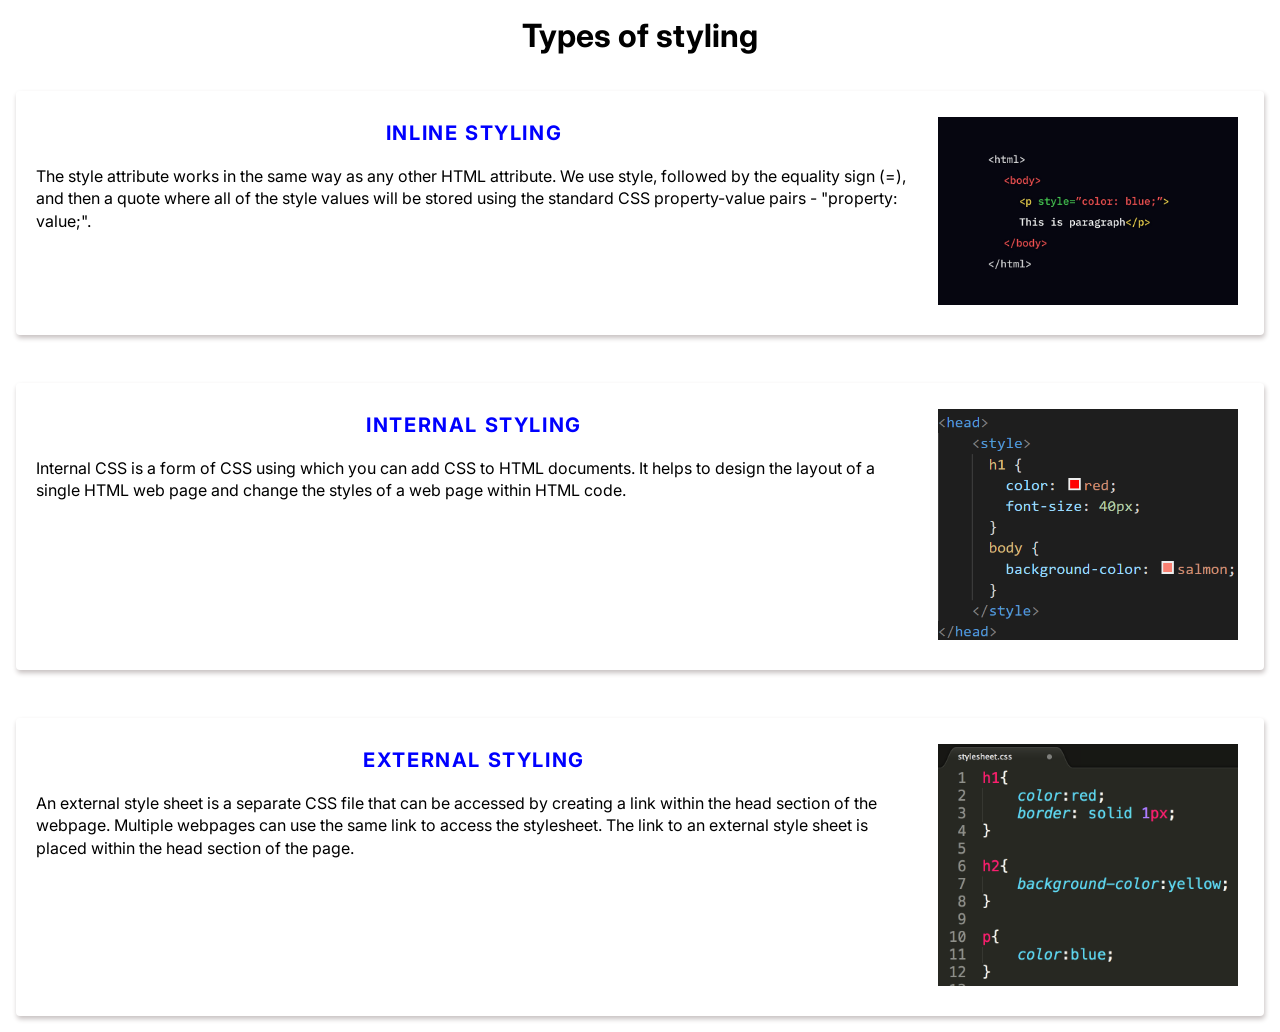
<file: Assignment-1/index.html>
<!DOCTYPE html>
<html lang="en">
<head>
    <meta charset="UTF-8">
    <meta name="viewport" content="width=device-width, initial-scale=1.0">
    <title>Basics of css</title>
    <link rel="stylesheet" href="./index.css">
    <link href="https://fonts.googleapis.com/css2?family=Inter:ital,opsz,wght@0,14..32,100..900;1,14..32,100..900&display=swap" rel="stylesheet">
    <style>
        .internalStylingDiv{
            padding: 10px;
            box-shadow: 1px 3px 5px rgb(199, 193, 193);
            border-radius: 4px;
            display: flex;
            margin: 1rem;
        }
        .heading{
            text-transform: uppercase;
            font-size: 20px;
            color: blue;
            text-align: center;
            letter-spacing: 0.1rem;
            padding: 20px;
            user-select: none;
        }
        .description{
            padding: 0px 10px;
            line-height: 1.4;
        }
        .internalStylingDiv img{
            width: 300px;
            height: auto;
            margin: 1rem;
        }
    </style>
</head>

<body>
    <h1 style="text-align: center;margin-top: 1rem;">Types of styling</h1>
    <main>
        <div class="inlineStyleDiv" style="padding: 10px;box-shadow: 1px 3px 5px rgb(199, 193, 193);border-radius: 4px;display: flex;margin: 1rem;">
            <div>
                <h1 style="text-align: center;text-transform: uppercase;font-size: 20px;padding: 20px;color: blue;user-select: none;letter-spacing: 0.1rem;">Inline Styling</h1>
                <p style="padding: 0px 10px;padding-bottom: 1rem;line-height: 1.4;">The style attribute works in the same way as any
                    other HTML attribute. We use style, followed by the
                    equality sign (=), and then a quote where all of the 
                    style values will be stored using the standard CSS property-value pairs - "property: value;".</p>
            </div>
            <div>
                <img src="./inline.jpg" alt="Inline Styling Example" style="width: 300px;height: auto;margin: 1rem;">
            </div>
        </div>
        <div class="internalStylingDiv">
            <div>
                <h1 class="heading">Internal Styling</h1>
                <p class="description">Internal CSS is a form of CSS using which you can add CSS to HTML documents. It helps to design the layout of a single HTML web page and change the styles of a web page within HTML code.</p>
            </div>
            <div>
                <img src="./internal.png" alt="Inline Styling Example">
            </div>
        </div>
        <div class="externalStyleDiv">
            <div>
                <h1 class="heading">External Styling</h1>
                <p class="description">An external style sheet is a separate CSS file that can be accessed by creating a link within the head section of the webpage. Multiple webpages can use the same link to access the stylesheet. The link to an external style sheet is placed within the head section of the page.</p>
            </div>
            <div>
                <img src="./external.png" alt="Inline Styling Example">
            </div>
        </div>
    </main>
</body>
</html>
</file>
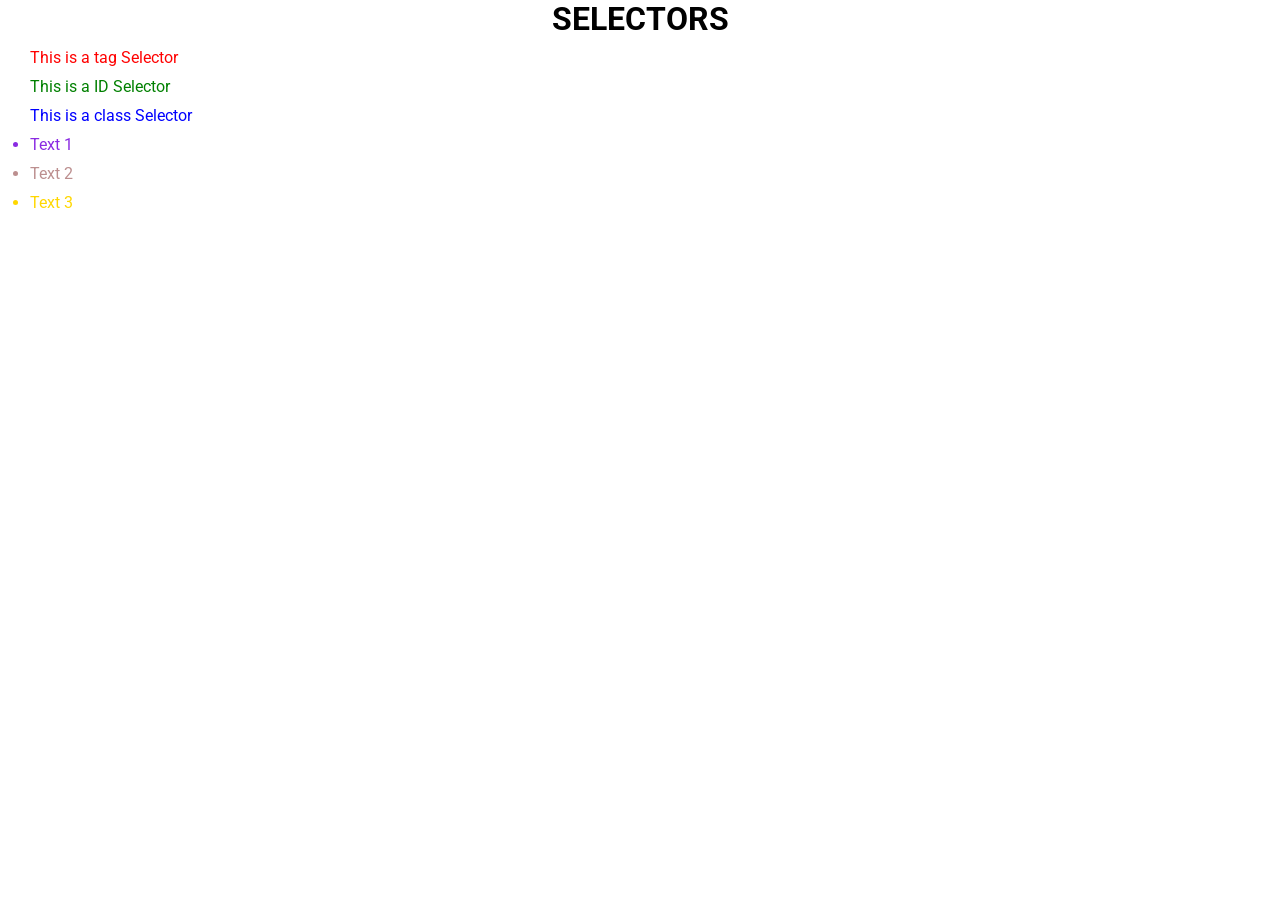
<file: Assignment-2/index.html>
<!DOCTYPE html>
<html lang="en">
<head>
    <meta charset="UTF-8">
    <meta name="viewport" content="width=device-width, initial-scale=1.0">
    <title>Selectors</title>
    <link href="https://fonts.googleapis.com/css2?family=Roboto:ital,wght@0,100..900;1,100..900&display=swap" rel="stylesheet">

</head>
<style>
    *{
        margin: 0px;
        padding: 0px;
        box-sizing: border-box;
    }
    body{
        font-family: 'roboto';
    }
    h1{
        text-align: center;
        text-transform: uppercase;
    }
    p{
        color: red;
        margin: 10px 30px;
    }
    #idSelector{
        color: green;
    }
    .classSelector{
        color: blue;
    }
    ul{
        margin-left: 30px;
    }
    ul li{
        margin: 10px 0px;
        cursor: pointer;
    }
    ul li:nth-child(1){
        color: blueviolet;
    }
    ul li:nth-child(2){
        color: rosybrown;
    }  
    ul li:nth-child(3){
        color: gold;
    }
    ul li:hover{
        text-decoration: underline;

    }

</style>
<body>
    <h1>Selectors</h1>
    <p>This is a tag Selector</p>
    <p id="idSelector">This is a ID Selector</p>
    <p class="classSelector">This is a class Selector</p>
    <ul>
        <li>Text 1</li>
        <li>Text 2</li>
        <li>Text 3</li>
    </ul>
</body>
</html>
</file>
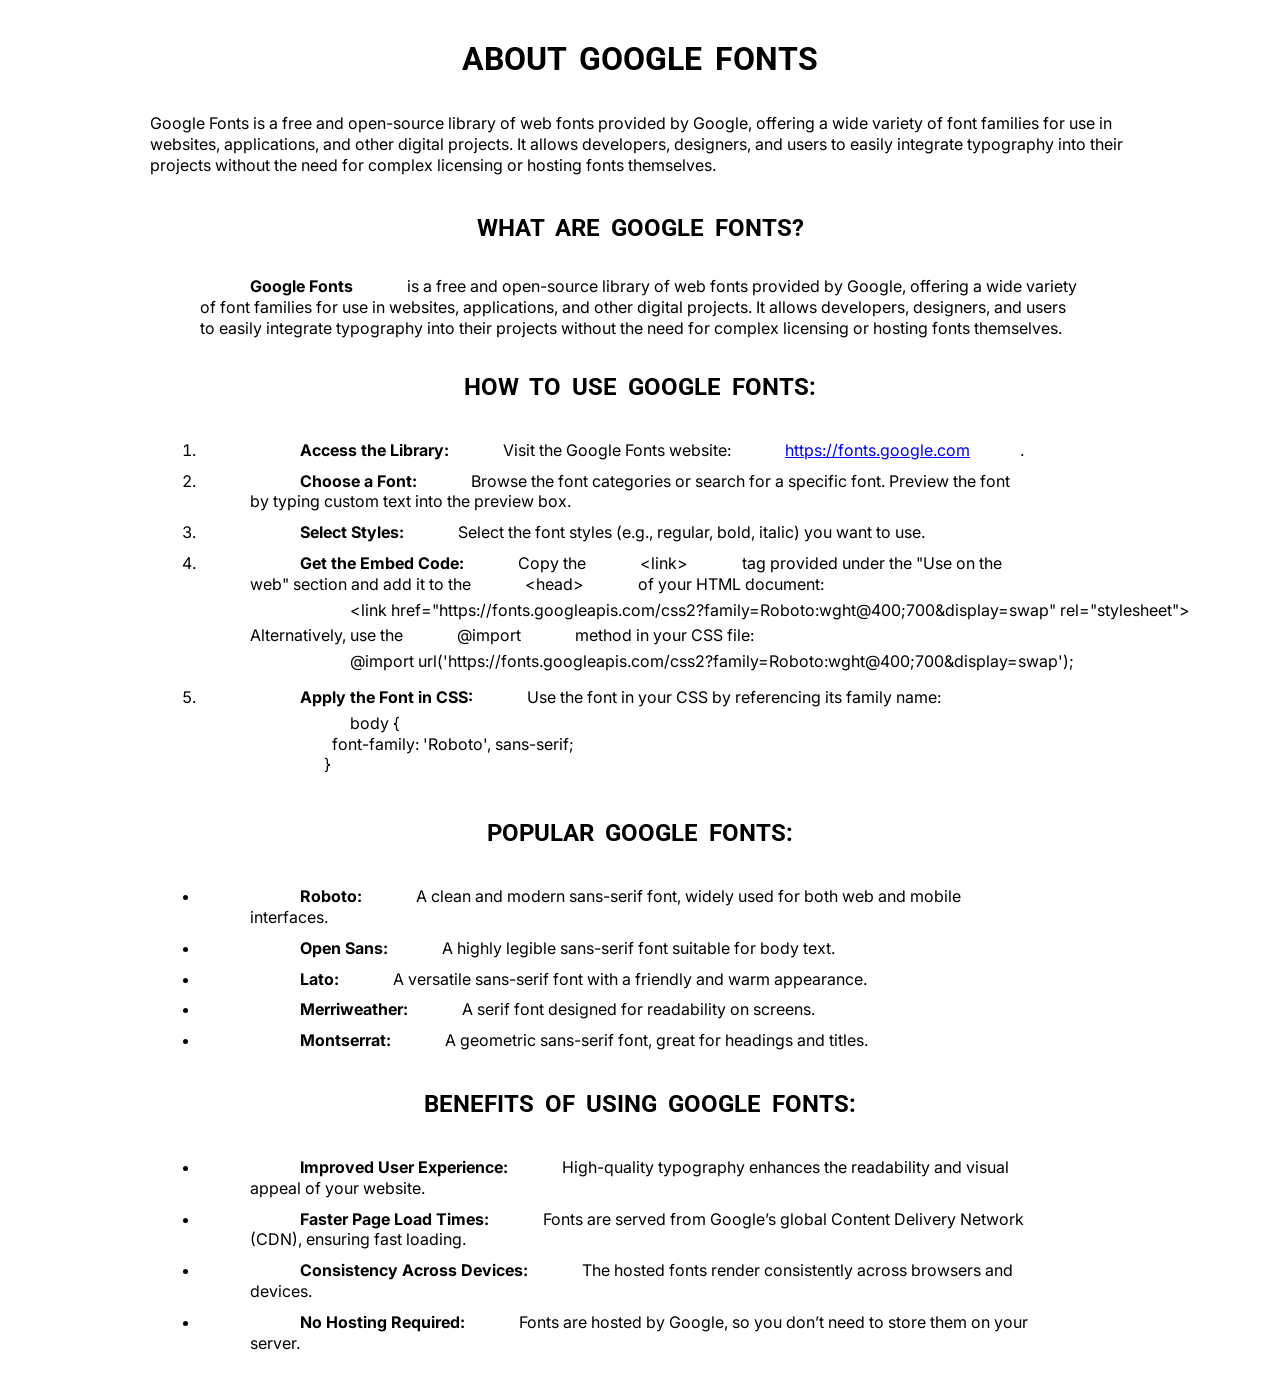
<file: Assignment-3/index.html>
<!DOCTYPE html>
<html lang="en">
<head>
    <meta charset="UTF-8">
    <meta name="viewport" content="width=device-width, initial-scale=1.0">
    <link href="https://fonts.googleapis.com/css2?family=Inter:ital,opsz,wght@0,14..32,100..900;1,14..32,100..900&family=Playwrite+VN:wght@100..400&display=swap" rel="stylesheet">
    <link href="https://fonts.googleapis.com/css2?family=Playwrite+IN:wght@100..400&display=swap" rel="stylesheet">
    <link href="https://fonts.googleapis.com/css2?family=Roboto:ital,wght@0,100..900;1,100..900&display=swap" rel="stylesheet">
    <link rel="stylesheet" href="./index.css">
    <title>Text-Font</title>
</head>
<body>
    <h1>About Google Fonts</h1>
    <p>Google Fonts is a free and open-source library of web fonts provided by Google, offering a wide variety of font families for use in websites, applications, and other digital projects. It allows developers, designers, and users to easily integrate typography into their projects without the need for complex licensing or hosting fonts themselves.</p>
    <section>
        <h1>What Are Google Fonts?</h1>
        <p><strong>Google Fonts</strong> is a free and open-source library of web fonts provided by Google, offering a wide variety of font families for use in websites, applications, and other digital projects. It allows developers, designers, and users to easily integrate typography into their projects without the need for complex licensing or hosting fonts themselves.</p>
      
        <h2>How to Use Google Fonts:</h2>
        <ol>
          <li><strong>Access the Library:</strong> Visit the Google Fonts website: <a href="https://fonts.google.com" target="_blank">https://fonts.google.com</a>.</li>
          <li><strong>Choose a Font:</strong> Browse the font categories or search for a specific font. Preview the font by typing custom text into the preview box.</li>
          <li><strong>Select Styles:</strong> Select the font styles (e.g., regular, bold, italic) you want to use.</li>
          <li><strong>Get the Embed Code:</strong> Copy the <code>&lt;link&gt;</code> tag provided under the "Use on the web" section and add it to the <code>&lt;head&gt;</code> of your HTML document:
            <pre><code>&lt;link href="https://fonts.googleapis.com/css2?family=Roboto:wght@400;700&amp;display=swap" rel="stylesheet"&gt;</code></pre>
            Alternatively, use the <code>@import</code> method in your CSS file:
            <pre><code>@import url('https://fonts.googleapis.com/css2?family=Roboto:wght@400;700&amp;display=swap');</code></pre>
          </li>
          <li><strong>Apply the Font in CSS:</strong> Use the font in your CSS by referencing its family name:
            <pre><code>body {
        font-family: 'Roboto', sans-serif;
      }</code></pre>
          </li>
        </ol>
      
        <h2>Popular Google Fonts:</h2>
        <ul>
          <li><strong>Roboto:</strong> A clean and modern sans-serif font, widely used for both web and mobile interfaces.</li>
          <li><strong>Open Sans:</strong> A highly legible sans-serif font suitable for body text.</li>
          <li><strong>Lato:</strong> A versatile sans-serif font with a friendly and warm appearance.</li>
          <li><strong>Merriweather:</strong> A serif font designed for readability on screens.</li>
          <li><strong>Montserrat:</strong> A geometric sans-serif font, great for headings and titles.</li>
        </ul>
      
        <h2>Benefits of Using Google Fonts:</h2>
        <ul>
          <li><strong>Improved User Experience:</strong> High-quality typography enhances the readability and visual appeal of your website.</li>
          <li><strong>Faster Page Load Times:</strong> Fonts are served from Google’s global Content Delivery Network (CDN), ensuring fast loading.</li>
          <li><strong>Consistency Across Devices:</strong> The hosted fonts render consistently across browsers and devices.</li>
          <li><strong>No Hosting Required:</strong> Fonts are hosted by Google, so you don’t need to store them on your server.</li>
        </ul>
      
      </section>
      
</body>
</html>
</file>
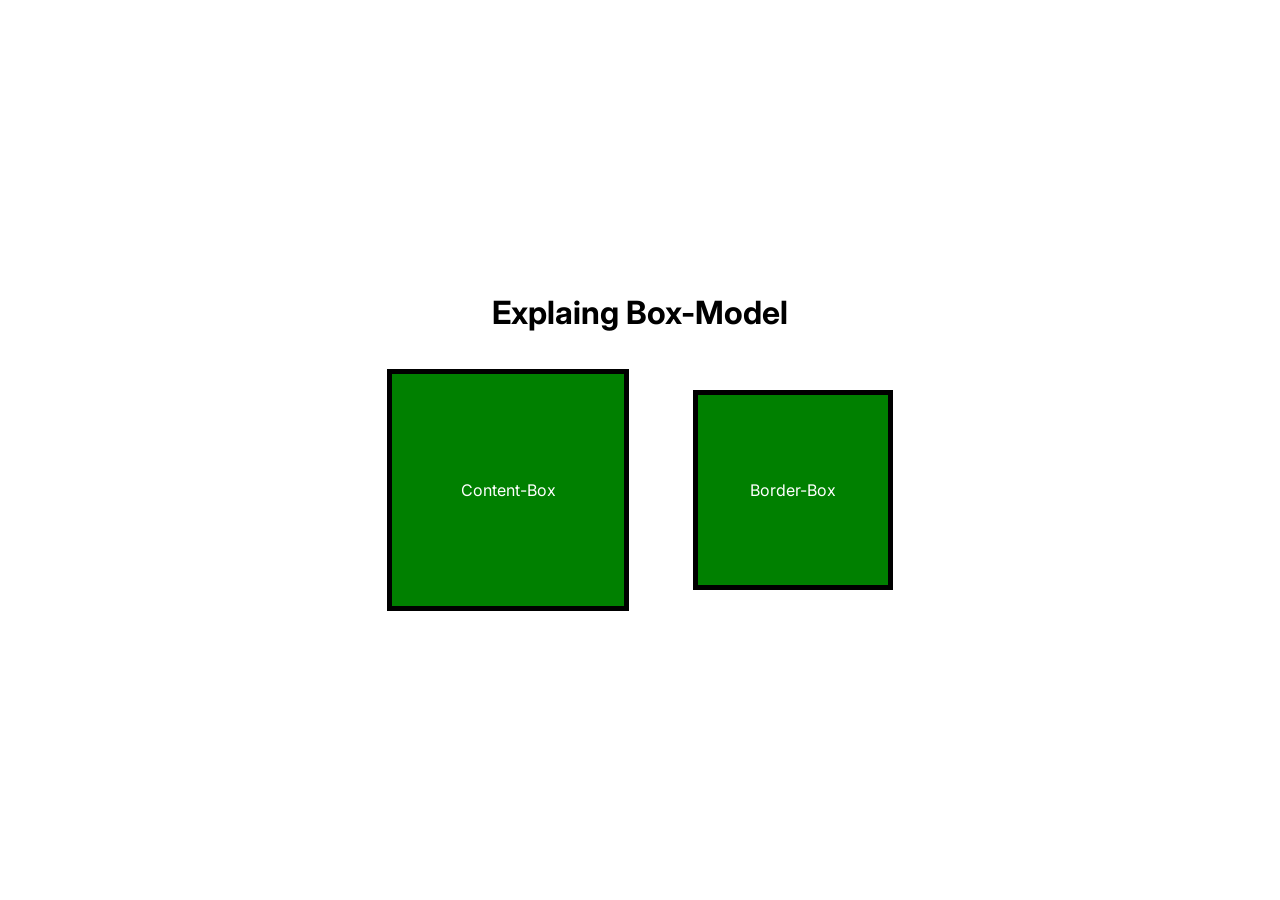
<file: Assignment-4/index.html>
<!DOCTYPE html>
<html lang="en">
<head>
    <meta charset="UTF-8">
    <meta name="viewport" content="width=device-width, initial-scale=1.0">
    <title>Box-Model</title>
    <link rel="stylesheet" href="./index.css">
    <link href="https://fonts.googleapis.com/css2?family=Inter:ital,opsz,wght@0,14..32,100..900;1,14..32,100..900&display=swap" rel="stylesheet">
</head>
<body>
    <main>
        <h1>Explaing Box-Model</h1>
        <section class="boxModels">
            <div class="contentBox box">Content-Box</div>
            <div class="borderBox box">Border-Box</div>
        </section>
    </main>
</body>
</html>
</file>
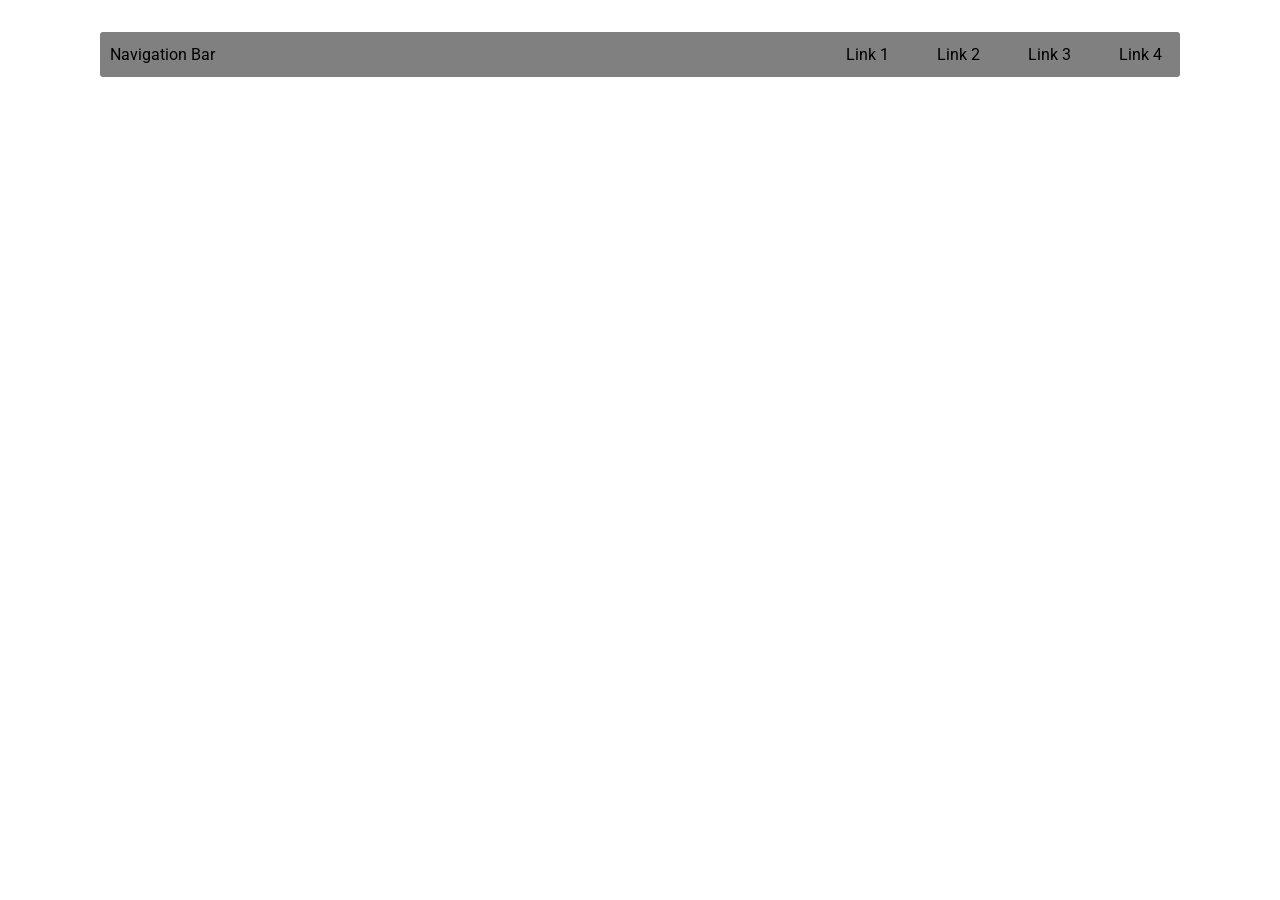
<file: Assignment-5/index.html>
<!DOCTYPE html>
<html lang="en">
<head>
    <meta charset="UTF-8">
    <meta name="viewport" content="width=device-width, initial-scale=1.0">
    <link rel="stylesheet" href="./index.css">
    <link href="https://fonts.googleapis.com/css2?family=Roboto:ital,wght@0,100..900;1,100..900&display=swap" rel="stylesheet">
    <title>Navigation Bar</title>
</head>
<body>
    <main>
        <p>Navigation Bar</p>
        <div class="Navigations">
            <ul>
                <li>Link 1</li>
                <li>Link 2</li>
                <li>Link 3</li>
                <li>Link 4</li>
            </ul>
        </div>
    </main>
</body>
</html>
</file>
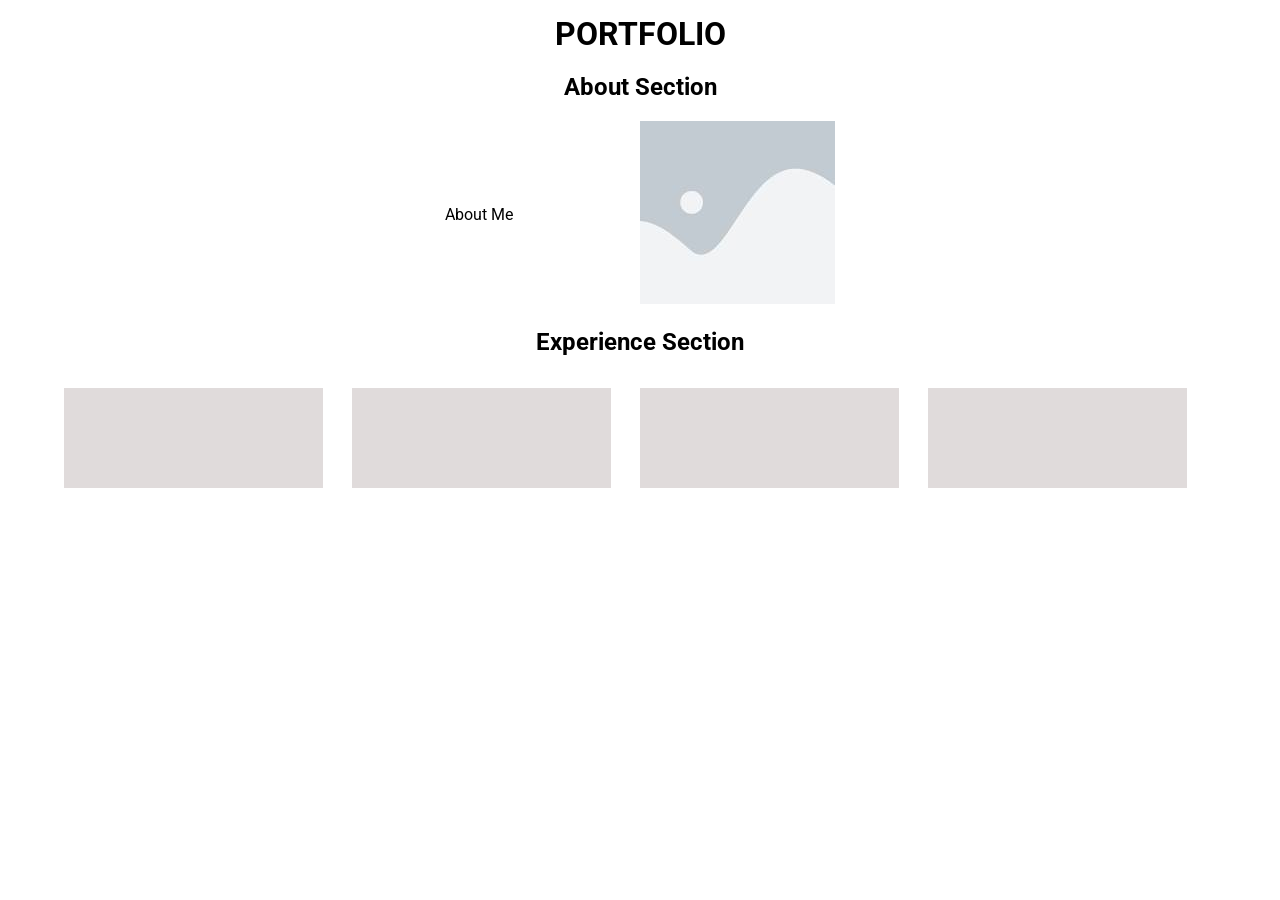
<file: Assignment-6/index.html>
<!DOCTYPE html>
<html lang="en">
<head>
    <meta charset="UTF-8">
    <meta name="viewport" content="width=device-width, initial-scale=1.0">
    <title>Portfolio Grid</title>
    <link rel="stylesheet" href="./index.css">
    <link href="https://fonts.googleapis.com/css2?family=Roboto:ital,wght@0,100..900;1,100..900&display=swap" rel="stylesheet">
</head>
<body>
    <h1 class="heading">Portfolio</h1>
    <section class="introsection">
        <h2>About Section</h2>
        <div class="herosection">
            <div>
                <p>About Me</p>
            </div>
            <div>
                <img src="[data-uri]" alt="PlaceHolder Image">
            </div>
        </div>
    </section>
    <section class="expsection">
        <h2>Experience Section</h2>
        <div>
            <div class="exp"></div>
            <div class="exp"></div>
            <div class="exp"></div>
            <div class="exp"></div>
        </div>
    </section>
</body>
</html>
</file>
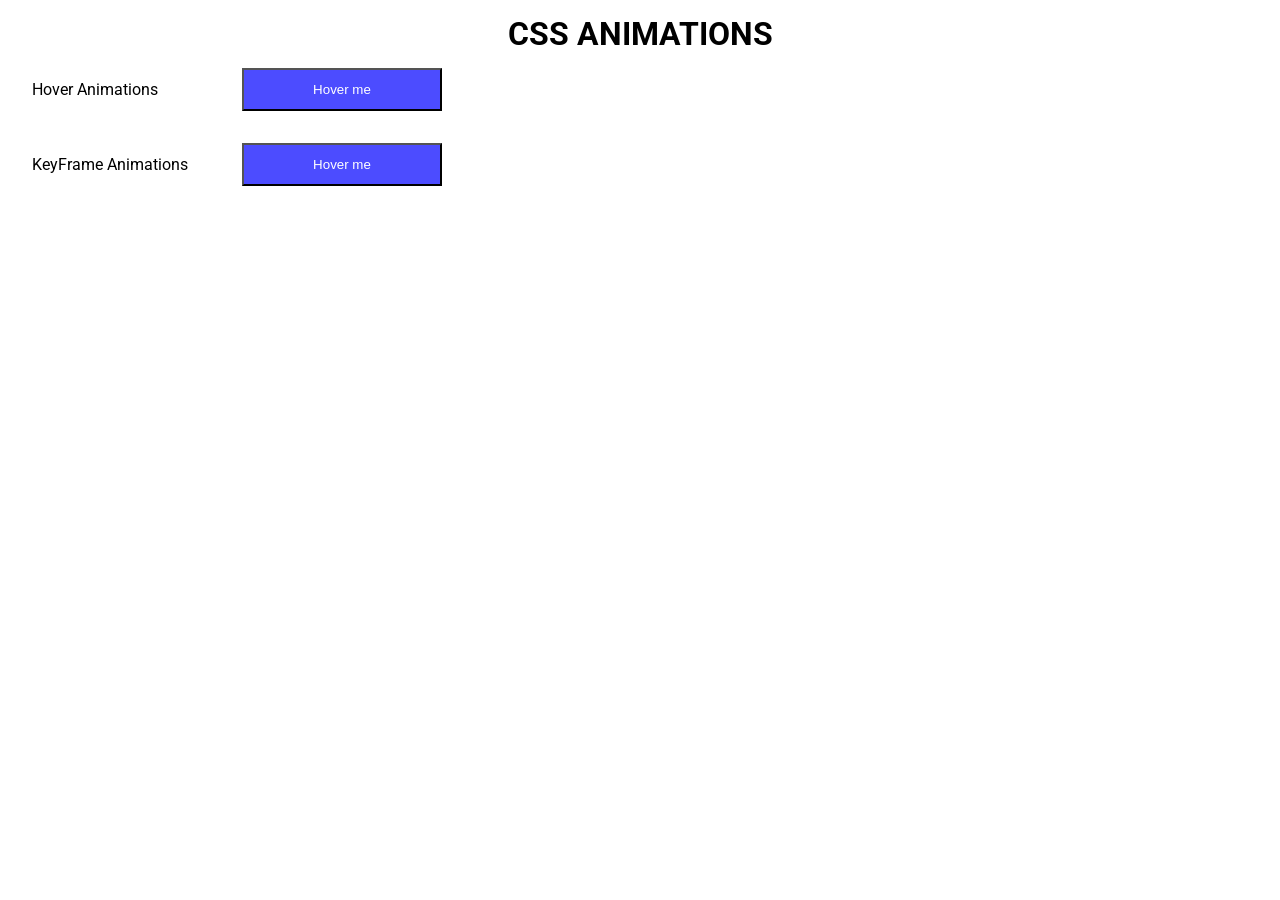
<file: Assignment-8/index.html>
<!DOCTYPE html>
<html lang="en">
<head>
    <meta charset="UTF-8">
    <meta name="viewport" content="width=device-width, initial-scale=1.0">
    <title>CSS-Animations</title>
    <link rel="stylesheet" href="./index.css">
    <link href="https://fonts.googleapis.com/css2?family=Roboto:ital,wght@0,100..900;1,100..900&display=swap" rel="stylesheet">
</head>
<body>
    <h1 class="heading">css animations</h1>
    <div class="hoveranimation">
        <p>Hover Animations</p>
        <button class="btn button1">
            Hover me 
        </button>
    </div>
    <div class="hoveranimation">
        <p>KeyFrame Animations</p>
        <button class="btn button2">
            Hover me
        </button>
    </div>
</body>
</html>
</file>
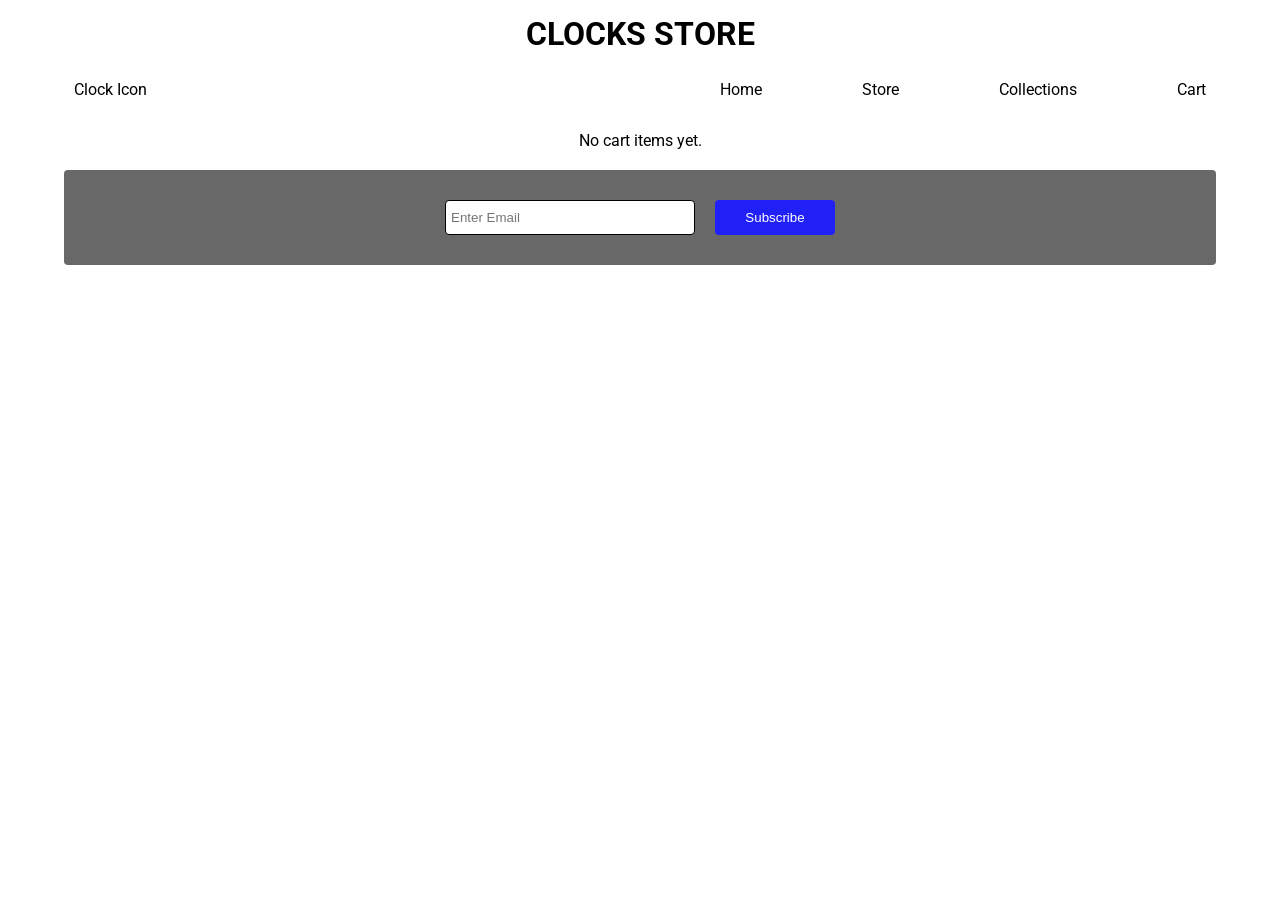
<file: Final-Assignment/pages/cart.html>
<!DOCTYPE html>
<html lang="en">
<head>
    <meta charset="UTF-8">
    <meta name="viewport" content="width=device-width, initial-scale=1.0">
    <title>Clock Second</title>
    <link rel="stylesheet" href="../index.css">
    <link href="https://fonts.googleapis.com/css2?family=Roboto:ital,wght@0,100..900;1,100..900&display=swap" rel="stylesheet">

</head>
<body>
    <h1 class="heading">Clocks Store</h1>
    <nav>
        <header class="header">
            <p class="icon">Clock Icon</p>
            <ul class="navList">
                <a href="../index.html">
                    <li class="nav-list">Home</li>
                </a>
                <a href="./store.html">
                    <li class="nav-list">Store</li>
                </a>
                <a href="./collections.html">
                    <li class="nav-list">Collections</li>
                </a>
                <a href="./cart.html">
                    <li class="nav-list">Cart</li>
                </a>
            </ul>
        </header>
    </nav>
    <main>
        <p class="cart-title">No cart items yet.</p>
    </main>
    <footer>
        <div class="footerSection">
            <input type="email" placeholder="Enter Email">
            <button>
                Subscribe
            </button>
        </div>
       </footer>
</body>
</html>
</file>
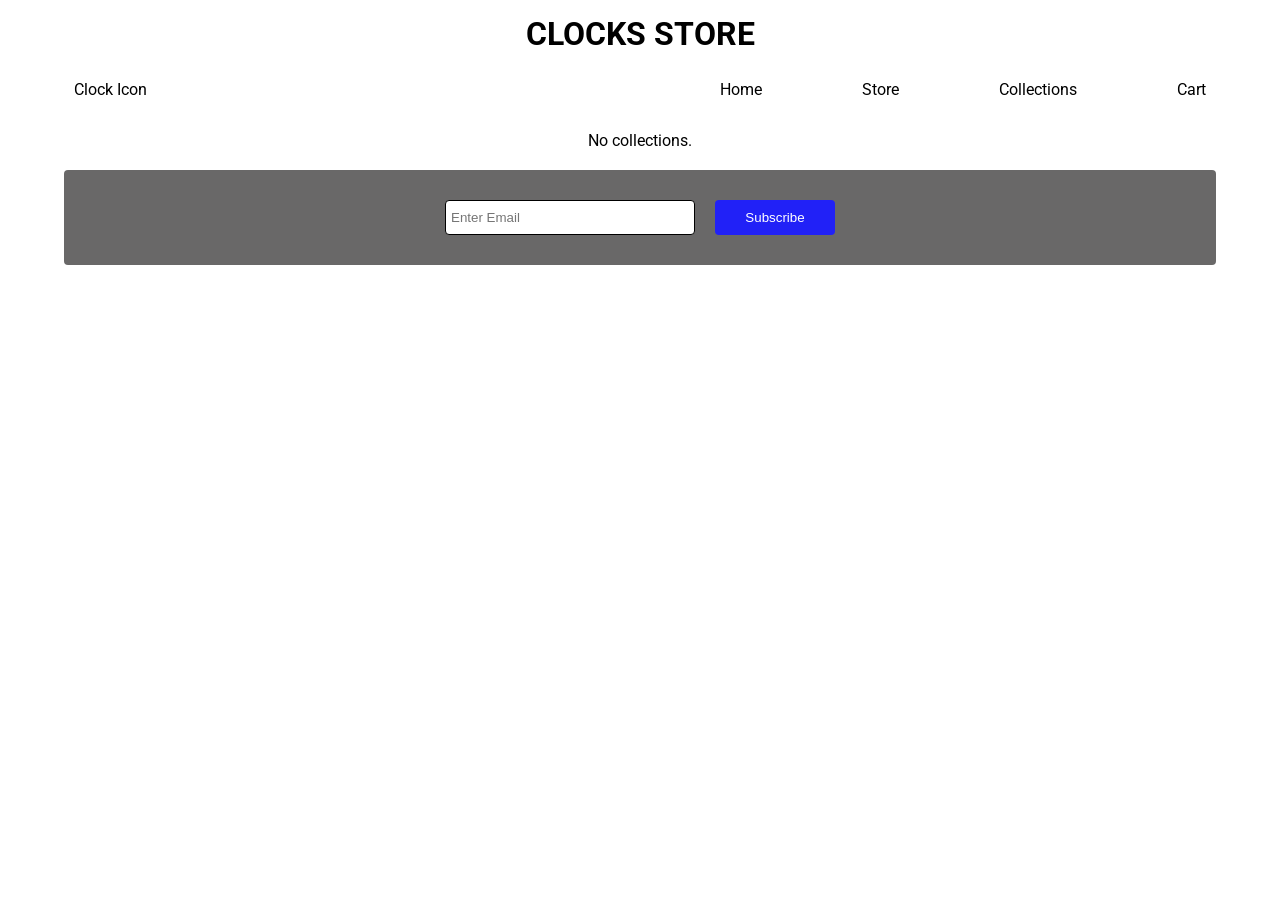
<file: Final-Assignment/pages/collections.html>
<!DOCTYPE html>
<html lang="en">
<head>
    <meta charset="UTF-8">
    <meta name="viewport" content="width=device-width, initial-scale=1.0">
    <title>Clock Second</title>
    <link rel="stylesheet" href="../index.css">
    <link href="https://fonts.googleapis.com/css2?family=Roboto:ital,wght@0,100..900;1,100..900&display=swap" rel="stylesheet">

</head>
<body>
    <h1 class="heading">Clocks Store</h1>
    <nav>
        <header class="header">
            <p class="icon">Clock Icon</p>
            <ul class="navList">
                <a href="../index.html">
                    <li class="nav-list">Home</li>
                </a>
                <a href="./store.html">
                    <li class="nav-list">Store</li>
                </a>
                <a href="./collections.html">
                    <li class="nav-list">Collections</li>
                </a>
                <a href="./cart.html">
                    <li class="nav-list">Cart</li>
                </a>
            </ul>
        </header>
    </nav>
    <main>
        <p class="cart-title">No collections.</p>
    </main>
    <footer>
        <div class="footerSection">
            <input type="email" placeholder="Enter Email">
            <button>
                Subscribe
            </button>
        </div>
       </footer>
</body>
</html>
</file>
<file: Assignment-1/index.css>
*{
    margin: 0px;
    padding: 0px;
    font-family: 'Inter';
}
main{
    display: flex;
    justify-content: center;
    flex-direction: column;
    margin-top: 20px;
    gap: 1rem;
}
.externalStyleDiv{
    padding: 10px;
    box-shadow: 1px 3px 5px rgb(199, 193, 193);
    border-radius: 4px;
    display: flex;
    margin: 1rem;
}
.heading{
    text-transform: uppercase;
    font-size: 20px;
    color: blue;
    text-align: center;
    letter-spacing: 0.1rem;
    user-select: none;
    padding: 20px;
}
.description{
    padding: 0px 10px;
    line-height: 1.4;
}
.externalStyleDiv img{
    width: 300px;
    height: auto;
    margin: 1rem;
}
</file>
<file: Assignment-3/index.css>
*{
    margin: 0px;
    padding: 0px;
    box-sizing: border-box;
    font-family: 'Inter';
    padding: 5px 50px;
    line-height: 1.3;
}

h1,h2,h3,h4,h5,h6{
    text-align: center;
    font-family: "Roboto", serif;
    line-height: 1.5;
    margin: 20px 0px;
    text-transform: uppercase;
    word-spacing: 5px;
}
code{
    font-family: 'Inter';

}
</file>
<file: Assignment-4/index.css>
*{
    font-family: 'Inter';
}
main{
    height: 98vh;
    display: flex;
    justify-content: center;
    align-items: center;
    flex-direction: column;
}

.boxModels{
    display: flex;
    gap: 2rem;
    align-items: center;
}
.contentBox,.borderBox{
    width: 200px;
    height: 200px;
    background-color: gray;
}

.box{
    color: white;
    display: flex;
    justify-content: center;
    align-items: center;
    background-color: green;
    padding: 1rem;
    margin: 1rem;
    border: 5px solid black;
}

.contentBox{
    box-sizing: content-box;
}

.borderBox{
    box-sizing: border-box;
}
</file>
<file: Assignment-5/index.css>
*{
    margin: 0px;
    padding: 0px;
    box-sizing: border-box;
    font-family: 'Roboto';
    font-size: 16px;
}

main{
    display: flex;
    justify-content: space-between;
    align-items: center;
    margin: 0px 100px;
    background-color: gray;
    padding: 5px 10px;
    margin-top: 2rem;
    border-radius: 3px;
    width: auto;
}

ul{
    display: flex;
    list-style: none;
    justify-content: center;
    align-items: center;
    gap: 2rem;
}
li {
    cursor: pointer;
    transition: all 0.3s ease-in;
    padding: 8px;
}

li:hover {
    background-color: rgb(221, 212, 212);
    border-radius: 4px;
    color: saddlebrown;
}
</file>
<file: Assignment-6/index.css>
*{
    margin: 0px;
    padding: 0px;
    box-sizing: border-box;
}

body{
    font-family: 'Roboto';
}

.heading{
    text-align: center;
    text-transform: uppercase;
    margin: 15px 10px;
}
.exp{
    width: 200px;
    background-color: rgb(224, 219, 219);
    height: 100px;
}
.expsection{
    display: flex;
    flex-direction: column;
    width: 100%;
    align-items: center;
    justify-content: center;
}
.expsection div{
    margin-top: 1rem;
    display: grid;
    width: 90%;
    justify-content: center;
    align-items: center;
    grid-template-columns: repeat(4, 1fr);
}
.introsection{
    display: flex;
    justify-content: center;
    flex-direction: column;
    align-items: center;
    margin: 20px 0px;
}
.introsection h2{
    margin-bottom: 20px;
}
.introsection .herosection{
    display: grid;
    justify-content: space-evenly;
    align-items: center;
    grid-template-columns: repeat(2, 1fr);
}
</file>
<file: Assignment-8/index.css>
*{
    margin: 0px;
    padding: 0px;
    box-sizing: border-box;
}

body{
    font-family: 'Roboto';
}

.heading{
    text-align: center;
    text-transform: uppercase;
    margin: 15px 0px;
    font-size: 2rem;
}
.hoveranimation{
    display: flex;
    margin-left: 2rem;
    align-items: center;
    gap: 10px;
    margin-bottom: 2rem;
}
.hoveranimation p{
    width: 200px;
}

.hoveranimation .btn{
    padding: 12px 10px;
    background-color: rgba(0, 0, 255, 0.7);
    cursor: pointer;
    color: white;
    width: 200px;
}
.button1{
    transition: all 0.3s linear;
}
.button1:hover{
    background-color: rgba(0, 0, 255, 1);
    border-radius: 4px;
}

.button2:hover {
    position: relative;
    animation: bounce 2s linear infinite; 
}

@keyframes bounce {
    0% {
        top: 0px;
    }
    25% {
        top: 10px;
    }
    50% {
        top: -10px;
    }
    75% {
        top: 0px;
    }
    100% {
        top: 0px;
    }
}
</file>
<file: Final-Assignment/index.css>
*{
    margin: 0px;
    padding: 0px;
    box-sizing: border-box;
}

body{
    font-family: 'Roboto';
}

:root{
    --bodyColor: rgb(240, 239, 239);
    --primaryButtonColor : rgb(33, 33, 247);
    --headerColor: white;
    --footerColor: rgb(105, 104, 104);
}

.heading{
    text-align: center;
    text-transform: uppercase;
    margin: 15px 10px;
}
nav{
    display: flex;
    justify-content: center;
    align-items: center;
}
.header{
    display: flex;
    justify-content: space-between;
    align-items: center;
    background-color: var(--headerColor);
    border-radius: 4px;
    padding: 12px 10px;
    width: 90%;
}

.header .navList{
    display: flex;
    list-style: none;
    gap: 100px;
}
.header .navList a{
    color: black;
    text-decoration: none;
}
.header .navList a:hover{
    color: blue;
}

.header .navList .nav-item{
    cursor: pointer;
}

.heroSection{
    display: flex;
    justify-content: space-around;
    align-items: center;
    padding: 10px 40px;
    gap: 40px;
    margin: 10px 0px;
}
.heroSection .heroContent{
    width: 50%;
    line-height: 1.3;
}
.heroSection .heroContent p{
    margin-bottom: 10px;
    font-size: 16px;
}
.heroSection .heroImage{
    min-width: 40%;
    height: auto;
    width : 400px;
    object-fit: fill;
}
.heroSection .heroImage img{
    width: 100%;
    border-radius: 0.5rem;
}
footer{
    display: flex;
    justify-content: center;
    align-items: center;
}
.footerSection{
    background-color: var(--footerColor);
    padding: 30px;
    width: 90%;
    border-radius: 4px;
    display: flex;
    justify-content: center;
    gap: 20px;
}

.footerSection button{
    background-color: var(--primaryButtonColor);
    color: white;
    padding: 10px;
    width: 120px;
    border: none;
    border-radius: 4px;
    cursor: pointer;
}

.footerSection input[type='email']{
    width: 250px;
    border: 1px solid black;
    outline: none;
    padding: 2px 5px;
    border-radius: 4px;
}

@media (min-width: 600px) and (max-width: 900px) {
    .heroSection {
        flex-direction: column;
    }
    .heroSection .heroContent{
        width: 90%;
    }
    .heroSection .heroContent p{
        font-size: 15px;
    }
    .heroSection .heroImage{
        width: 500px;
    }
    .header .navList{
        gap: 40px;
    }

}

@media (max-width:600px){
    .heroSection {
        flex-direction: column-reverse;
    }
    .heroSection .heroContent{
        width: 90%;
    }
    .heroSection .heroImage{
        width: 200px;
        min-width: 90%;
    }
    .heroSection .heroContent p{
        font-size: 14px;
    }
    .header{
        display: flex;
        flex-direction: column;
        gap: 20px;
    }

    .header .navList{
        display: grid;
        width: 100%;
        gap: 20px;
        grid-template-columns: repeat(2, 1fr);
    }
    .header .navList a{
        text-align: center;
    }
    .footerSection{
        flex-direction: column;
        justify-content: center;
        align-items: center;
    }
    .footerSection input[type='email']{
        padding: 10px 10px;
       
    }
}



/* Store Html */

.clocksSection{
    display: grid;
    margin-top: 2rem;
    grid-template-columns: repeat(3, 1fr);
    gap: 50px;
    margin-bottom: 20px;
}

.clocksSection div {
    display: flex;
    justify-content: center;
    align-items: center;
}

.clocksSection div img{
    /* min-width: 100%; */
    border-radius: 10px;
    max-width: 250px;
    width: 300px;
}

/* cart */
.cart-title{
    margin: 20px 0px;
    text-align: center;
}
</file>
